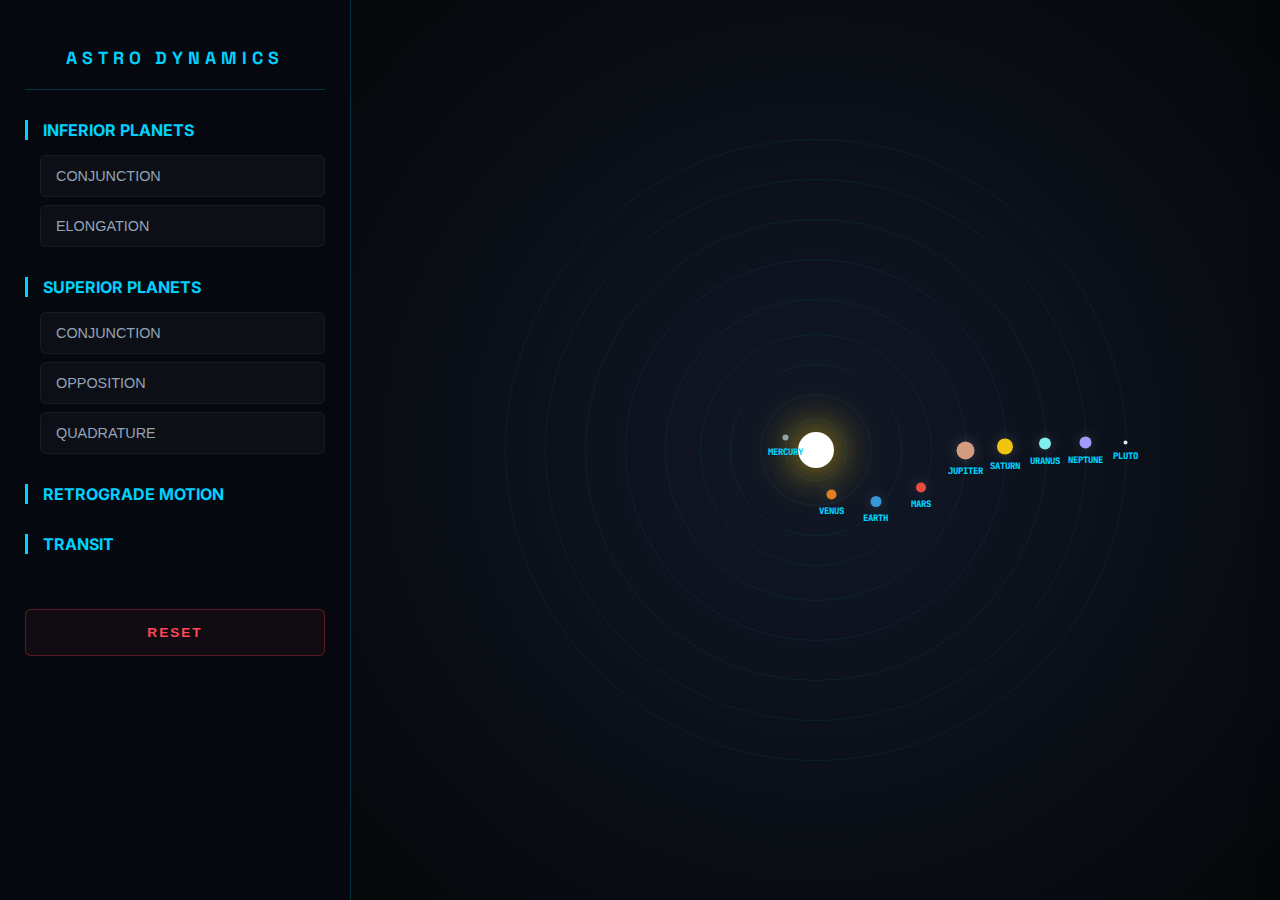
<file: index.html>
<!DOCTYPE html>
<html lang="en">
<head>
    <meta charset="UTF-8">
    <meta name="viewport" content="width=device-width, initial-scale=1.0, maximum-scale=1.0, user-scalable=no">
    <title>Astro-Dynamics Command Center | Master Edition</title>
    <link rel="preconnect" href="https://fonts.googleapis.com">
    <link rel="preconnect" href="https://fonts.gstatic.com" crossorigin>
    <link href="https://fonts.googleapis.com/css2?family=Inter:wght@300;400;600&family=JetBrains+Mono:wght@400;700&family=Space+Grotesk:wght@300;500;700&display=swap" rel="stylesheet">
    <link rel="stylesheet" href="css/style.css">
</head>
<body>

<div id="sidebar">
    <h1>ASTRO DYNAMICS</h1>
    <div class="main-label" onclick="ui('cat_inf')">INFERIOR PLANETS</div>
    <div class="sub-menu">
        <button class="nav-btn" onclick="ui('inf_conj')">CONJUNCTION</button>
        <button class="nav-btn" onclick="ui('inf_elong')">ELONGATION</button>
    </div>
    <div class="main-label" onclick="ui('cat_sup')">SUPERIOR PLANETS</div>
    <div class="sub-menu">
        <button class="nav-btn" onclick="ui('sup_conj')">CONJUNCTION</button>
        <button class="nav-btn" onclick="ui('sup_opp')">OPPOSITION</button>
        <button class="nav-btn" onclick="ui('sup_quad')">QUADRATURE</button>
    </div>
    <div class="main-label" onclick="ui('retrograde')">RETROGRADE MOTION</div>
    <div class="main-label" onclick="ui('transit')">TRANSIT</div>
    <button class="reset-all" onclick="resetSystem()">RESET</button>
</div>

<div id="system-container">
    <div id="sun"></div>
    <div class="orbit" id="o-mer" style="width: 60px; height: 60px;"></div>
    <div class="orbit" id="o-ven" style="width: 110px; height: 110px;"></div>
    <div class="orbit" id="o-ear" style="width: 170px; height: 170px;"></div>
    <div class="orbit" id="o-mar" style="width: 230px; height: 230px;"></div>
    <div class="orbit" id="o-jup" style="width: 300px; height: 300px;"></div>
    <div class="orbit" id="o-sat" style="width: 380px; height: 380px;"></div>
    <div class="orbit" id="o-ura" style="width: 460px; height: 460px;"></div>
    <div class="orbit" id="o-nep" style="width: 540px; height: 540px;"></div>
    <div class="orbit" id="o-plu" style="width: 620px; height: 620px;"></div>
    
    <div id="p-mercury" class="p-node"><div class="p-core" style="width:6px; height:6px; background:#95a5a6"></div><div class="p-text">MERCURY</div></div>
    <div id="p-venus" class="p-node"><div class="p-core" style="width:10px; height:10px; background:#e67e22"></div><div class="p-text">VENUS</div></div>
    <div id="p-earth" class="p-node"><div class="p-core" style="width:11px; height:11px; background:#3498db"></div><div class="p-text">EARTH</div></div>
    <div id="p-mars" class="p-node"><div class="p-core" style="width:10px; height:10px; background:#e74c3c"></div><div class="p-text">MARS</div></div>
    <div id="p-jupiter" class="p-node"><div class="p-core" style="width:18px; height:18px; background:#d39c7e"></div><div class="p-text">JUPITER</div></div>
    <div id="p-saturn" class="p-node"><div class="p-core" style="width:16px; height:16px; background:#f1c40f"></div><div class="p-text">SATURN</div></div>
    <div id="p-uranus" class="p-node"><div class="p-core" style="width:12px; height:12px; background:#81ecec"></div><div class="p-text">URANUS</div></div>
    <div id="p-neptune" class="p-node"><div class="p-core" style="width:12px; height:12px; background:#a29bfe"></div><div class="p-text">NEPTUNE</div></div>
    <div id="p-pluto" class="p-node"><div class="p-core" style="width:4px; height:4px; background:#dfe6e9"></div><div class="p-text">PLUTO</div></div>
</div>

<!-- <div id="info-panel">
    <h2 id="info-h">TERMINAL</h2>
    <div id="info-b" class="info-b">Awaiting instructions...</div>
    
    <div id="hud-wrap-azimuth" class="hud-wrapper">
        <div id="label-azimuth" class="hud-label">AZIMUTH_VIEW</div>
        <div class="hud-canvas-container"><canvas id="canvas-azimuth"></canvas></div>
        <div id="data-row-azimuth" class="hud-data-row">
            <div>λ (LONGITUDE): <span id="val-lambda" class="data-val">0.00°</span></div>
            <div>STATUS: <span id="val-status" class="status-tag st-pro">PRO</span></div>
        </div>
    </div>

    <div id="hud-wrap-sky" class="hud-wrapper">
        <div id="label-sky" class="hud-label">SKY_TRAJECTORY (8-Path)</div>
        <div class="hud-canvas-container"><canvas id="canvas-sky"></canvas></div>
        <div id="data-row-sky" class="hud-data-row">
            <div id="label-axis-y">β (LATITUDE):</div><span id="val-beta" class="data-val">0.00°</span>
            <div id="flux-container" style="display:none">FLUX: <span id="val-flux" class="data-val">100.00%</span></div>
        </div>
    </div>

    <div id="opt-container" class="opt-grid"></div>
</div> -->

<div id="info-panel">
    <h2 id="info-h">TERMINAL</h2>
    <div id="info-b" class="info-b">Awaiting instructions...</div>
    
    <div id="hud-grid-container" class="hud-grid">
        <div id="hud-wrap-azimuth" class="hud-wrapper">
            <div id="label-azimuth" class="hud-label">AZIMUTH_VIEW</div>
            <div class="hud-canvas-container"><canvas id="canvas-azimuth"></canvas></div>
            <div id="data-row-azimuth" class="hud-data-row">
                <div>λ: <span id="val-lambda" class="data-val">0.00°</span></div>
                <div>STATUS: <span id="val-status" class="status-tag st-pro">PRO</span></div>
            </div>
        </div>

        <div id="hud-wrap-sky" class="hud-wrapper">
            <div id="label-sky" class="hud-label">SKY_TRAJECTORY (λ vs β)</div>
            <div class="hud-canvas-container"><canvas id="canvas-sky"></canvas></div>
            <div id="data-row-sky" class="hud-data-row">
                <div>β: <span id="val-beta" class="data-val">0.00°</span></div>
                <div id="sky-status-box">STATUS: <span id="val-sky-status" class="status-tag st-pro">PRO</span></div>
                <div id="flux-container" style="display:none">FLUX: <span id="val-flux" class="data-val">100.0%</span></div>
            </div>
        </div>
    </div>

    <div id="opt-container" class="opt-grid"></div>
</div>

<script src="js/planets.js"></script>
<script src="js/renderer.js"></script>
<script src="js/engine.js"></script>
<script src="js/ui.js"></script>
</body>
</html>
</file>
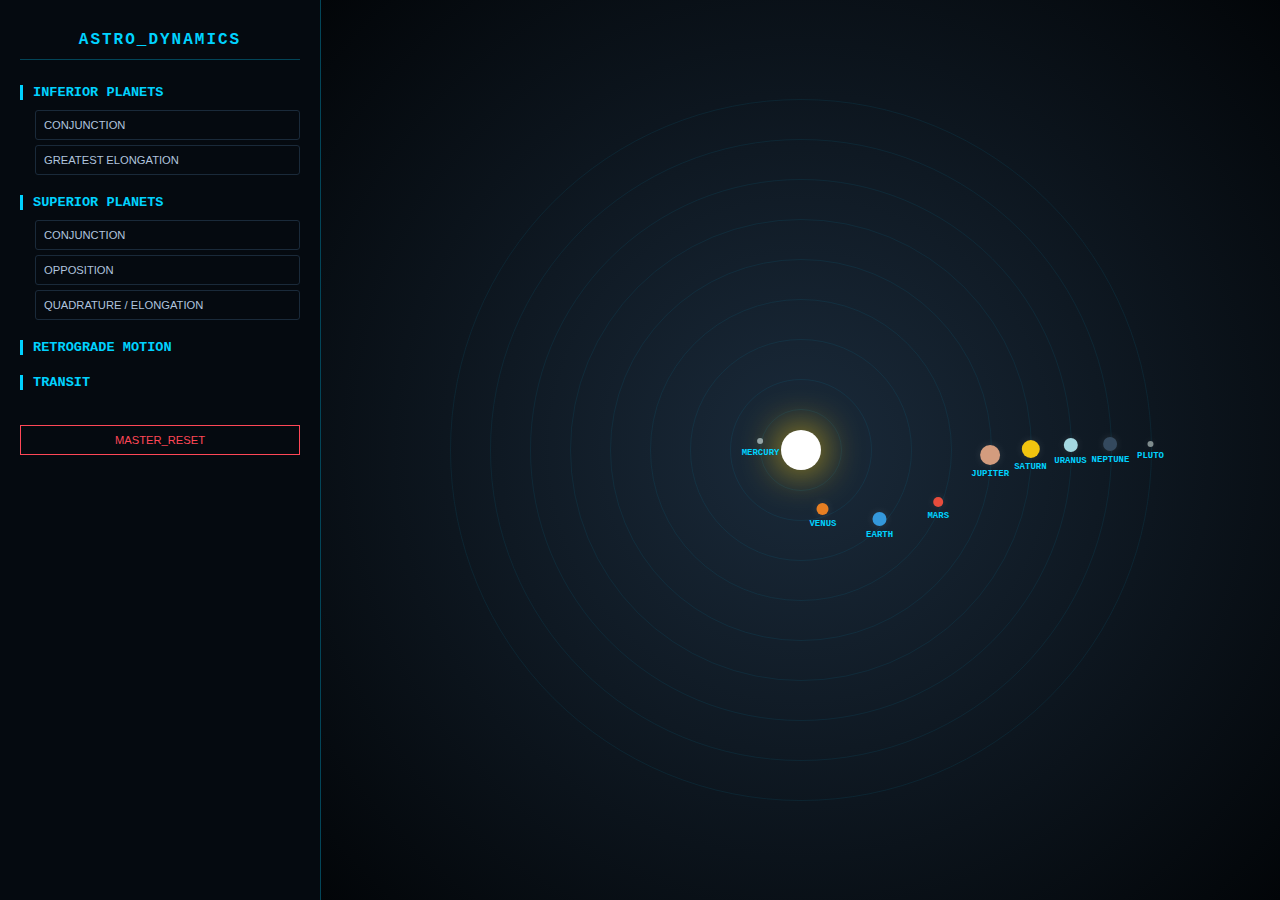
<file: astro_dynamic.html>
<!DOCTYPE html>
<html lang="en">
<head>
    <meta charset="UTF-8">
    <meta name="viewport" content="width=device-width, initial-scale=1.0">
    <title>Astro-Dynamics Command Center</title>
    <style>
        :root {
            --bg: #020508;
            --neon: #00d2ff;
            --glass: rgba(10, 25, 41, 0.95);
            --border: rgba(0, 210, 255, 0.3);
            --warn: #ff9f43;
        }

        body {
            margin: 0; font-family: 'JetBrains Mono', 'Segoe UI', monospace;
            background-color: var(--bg); color: #fff; overflow: hidden; display: flex; height: 100vh;
            hyphens: none;
        }

        #sidebar {
            width: 280px; background: #050a10; border-right: 1px solid var(--border);
            padding: 20px; z-index: 100; overflow-y: auto;
        }

        h1 { font-size: 1rem; color: var(--neon); letter-spacing: 2px; text-align: center; margin-bottom: 25px; border-bottom: 1px solid var(--border); padding-bottom: 10px; }

        .main-label { color: var(--neon); font-size: 0.85rem; margin: 20px 0 10px; border-left: 3px solid var(--neon); padding-left: 10px; cursor: pointer; transition: 0.3s; font-weight: bold; }
        .sub-menu { margin-left: 15px; display: flex; flex-direction: column; gap: 5px; }

        .nav-btn {
            display: block; width: 100%; padding: 8px; 
            background: transparent; border: 1px solid #1a2a3a;
            color: #b0c4de; cursor: pointer; text-align: left; font-size: 0.7rem;
            transition: 0.2s; border-radius: 3px;
        }
        .nav-btn:hover { border-color: var(--neon); color: #fff; }

        #system-container {
            flex-grow: 1; position: relative; display: flex; justify-content: center; align-items: center;
            background-image: radial-gradient(circle at center, #1a2a3a 0%, #020508 100%);
            transition: margin-right 0.5s ease;
        }

        .orbit { position: absolute; border: 1px solid rgba(0, 210, 255, 0.08); border-radius: 50%; pointer-events: none; }
        #sun { width: 40px; height: 40px; background: #fff; border-radius: 50%; box-shadow: 0 0 40px #f1c40f; z-index: 10; }

        .p-node {
            position: absolute; display: flex; flex-direction: column; align-items: center; 
            transform: translate(-50%, -50%); z-index: 20;
        }
        .p-core { border-radius: 50%; box-shadow: 0 0 10px rgba(255,255,255,0.1); transition: all 0.5s ease; }
        .p-text { font-size: 9px; margin-top: 4px; color: var(--neon); font-weight: bold; transition: all 0.5s ease; }

        .highlight .p-core { transform: scale(2.5); box-shadow: 0 0 25px var(--neon); border: 2px solid #fff; }
        .highlight .p-text { font-size: 14px; color: #fff; text-shadow: 0 0 10px var(--neon); }

        #info-panel {
            position: absolute; top: 0; right: -32%; width: 30%; height: 100%;
            background: var(--glass); border-left: 2px solid var(--neon);
            padding: 30px; z-index: 1000; transition: right 0.5s ease;
            backdrop-filter: blur(15px); box-sizing: border-box; overflow-y: auto;
        }
        #info-panel.active { right: 0; }

        .info-h { font-size: 1.2rem; color: var(--neon); margin-bottom: 15px; text-transform: uppercase; border-bottom: 1px solid var(--border); padding-bottom: 10px; }
        .info-b { font-size: 0.85rem; line-height: 1.6; color: #ccd; margin-bottom: 20px; }
        
        #hud-container {
            width: 100%; height: 180px; background: #000; border: 1px solid var(--neon);
            border-radius: 4px; position: relative; margin-top: 15px; display: none;
        }
        #hud-label { position: absolute; top: 5px; left: 10px; font-size: 10px; color: var(--neon); z-index: 5; }
        #hud-canvas { width: 100%; height: 100%; display: block; }

        .opt-grid { display: grid; grid-template-columns: 1fr; gap: 8px; }
        .opt-btn { background: #0f172a; border: 1px solid var(--neon); color: var(--neon); padding: 8px; cursor: pointer; font-size: 0.7rem; border-radius: 2px; }
        .opt-btn:hover { background: var(--neon); color: #000; }

        .reset-all { margin-top: 25px; color: #ff4757; cursor: pointer; font-size: 0.7rem; border: 1px solid #ff4757; padding: 8px; width: 100%; background: none; text-transform: uppercase; }
    </style>
</head>
<body>

<div id="sidebar">
    <h1>ASTRO_DYNAMICS</h1>
    
    <div class="main-label" onclick="ui('cat_inf')">INFERIOR PLANETS</div>
    <div class="sub-menu">
        <button class="nav-btn" onclick="ui('inf_conj')">CONJUNCTION</button>
        <button class="nav-btn" onclick="ui('inf_elong')">GREATEST ELONGATION</button>
    </div>

    <div class="main-label" onclick="ui('cat_sup')">SUPERIOR PLANETS</div>
    <div class="sub-menu">
        <button class="nav-btn" onclick="ui('sup_conj')">CONJUNCTION</button>
        <button class="nav-btn" onclick="ui('sup_opp')">OPPOSITION</button>
        <button class="nav-btn" onclick="ui('sup_quad')">QUADRATURE / ELONGATION</button>
    </div>
    
    <div class="main-label" onclick="ui('retrograde')">RETROGRADE MOTION</div>
    <div class="main-label" onclick="ui('transit')">TRANSIT</div>

    <button class="reset-all" onclick="resetSystem()">MASTER_RESET</button>
</div>

<div id="system-container">
    <div id="sun"></div>
    <div class="orbit" id="o-mer" style="width: 80px; height: 80px;"></div>
    <div class="orbit" id="o-ven" style="width: 140px; height: 140px;"></div>
    <div class="orbit" id="o-ear" style="width: 220px; height: 220px;"></div>
    <div class="orbit" id="o-mar" style="width: 300px; height: 300px;"></div>
    <div class="orbit" id="o-jup" style="width: 380px; height: 380px;"></div>
    <div class="orbit" id="o-sat" style="width: 460px; height: 460px;"></div>
    <div class="orbit" id="o-ura" style="width: 540px; height: 540px;"></div>
    <div class="orbit" id="o-nep" style="width: 620px; height: 620px;"></div>
    <div class="orbit" id="o-plu" style="width: 700px; height: 700px;"></div>

    <div id="p-mercury" class="p-node"><div class="p-core" style="width:6px; height:6px; background:#95a5a6"></div><div class="p-text">MERCURY</div></div>
    <div id="p-venus" class="p-node"><div class="p-core" style="width:12px; height:12px; background:#e67e22"></div><div class="p-text">VENUS</div></div>
    <div id="p-earth" class="p-node"><div class="p-core" style="width:14px; height:14px; background:#3498db"></div><div class="p-text">EARTH</div></div>
    <div id="p-mars" class="p-node"><div class="p-core" style="width:10px; height:10px; background:#e74c3c"></div><div class="p-text">MARS</div></div>
    <div id="p-jupiter" class="p-node"><div class="p-core" style="width:20px; height:20px; background:#d39c7e"></div><div class="p-text">JUPITER</div></div>
    <div id="p-saturn" class="p-node"><div class="p-core" style="width:18px; height:18px; background:#f1c40f"></div><div class="p-text">SATURN</div></div>
    <div id="p-uranus" class="p-node"><div class="p-core" style="width:14px; height:14px; background:#a4d8e1"></div><div class="p-text">URANUS</div></div>
    <div id="p-neptune" class="p-node"><div class="p-core" style="width:14px; height:14px; background:#34495e"></div><div class="p-text">NEPTUNE</div></div>
    <div id="p-pluto" class="p-node"><div class="p-core" style="width:6px; height:6px; background:#7f8c8d"></div><div class="p-text">PLUTO</div></div>
</div>

<div id="info-panel">
    <h2 id="info-h">TERMINAL</h2>
    <div id="info-b" class="info-b">Awaiting instructions...</div>
    <div id="hud-container">
        <div id="hud-label">OBSERVATION_PERSPECTIVE</div>
        <canvas id="hud-canvas"></canvas>
    </div>
    <div id="opt-container" class="opt-grid"></div>
</div>

<script>
    const planets = {
        mercury: { d: 40, s: 4.15, g: 'inf', c: '#95a5a6' }, venus: { d: 70, s: 1.62, g: 'inf', c: '#e67e22' }, earth: { d: 110, s: 1.0, g: 'ear', c: '#3498db' },
        mars: { d: 150, s: 0.53, g: 'sup', c: '#e74c3c' }, jupiter: { d: 190, s: 0.08, g: 'sup', c: '#d39c7e' }, saturn: { d: 230, s: 0.034, g: 'sup', c: '#f1c40f' },
        uranus: { d: 270, s: 0.011, g: 'sup', c: '#a4d8e1' }, neptune: { d: 310, s: 0.006, g: 'sup', c: '#34495e' }, pluto: { d: 350, s: 0.004, g: 'sup', c: '#7f8c8d' }
    };

    let angles = { mercury:0, venus:0, earth:0, mars:0, jupiter:0, saturn:0, uranus:0, neptune:0, pluto:0 };
    let isLive = true;
    let mode = 'idle';
    let activeP = null; 
    let retroPath = [];
    let canvas = document.getElementById('hud-canvas');
    let ctx = canvas.getContext('2d');

    function setPos(p, deg) {
        const rad = deg * (Math.PI / 180);
        const el = document.getElementById('p-' + p);
        el.style.left = `calc(50% + ${Math.cos(rad) * planets[p].d}px)`;
        el.style.top = `calc(50% + ${Math.sin(rad) * planets[p].d}px)`;
    }

    function animate() {
        if (isLive) {
            Object.keys(planets).forEach(p => {
                angles[p] = (angles[p] + planets[p].s) % 360;
                setPos(p, angles[p]);
            });
        } else if (mode === 'retrograde' || mode === 'transit') {
            syncUpdate();
        }
        requestAnimationFrame(animate);
    }

    function syncUpdate() {
        angles.earth = (angles.earth + planets.earth.s) % 360;
        setPos('earth', angles.earth);
        ctx.fillStyle = '#000'; ctx.fillRect(0,0,300,180);

        if (mode === 'retrograde' && activeP) {
            angles[activeP] = (angles[activeP] + planets[activeP].s) % 360;
            setPos(activeP, angles[activeP]);
            let ex = Math.cos(angles.earth * Math.PI/180) * planets.earth.d;
            let ey = Math.sin(angles.earth * Math.PI/180) * planets.earth.d;
            let px = Math.cos(angles[activeP] * Math.PI/180) * planets[activeP].d;
            let py = Math.sin(angles[activeP] * Math.PI/180) * planets[activeP].d;
            let relAng = Math.atan2(py - ey, px - ex);
            
            const currentPoint = {x: 150 + Math.cos(relAng)*65, y: 90 + Math.sin(relAng)*35};
            retroPath.push(currentPoint);
            if(retroPath.length > 500) retroPath.shift();
            
            // 绘制轨迹线
            ctx.strokeStyle = planets[activeP].c; 
            ctx.lineWidth = 1;
            ctx.beginPath();
            retroPath.forEach((p,i) => { if(i===0) ctx.moveTo(p.x, p.y); else ctx.lineTo(p.x, p.y); });
            ctx.stroke();

            // 绘制行星球体 (新增部分)
            ctx.fillStyle = planets[activeP].c;
            ctx.shadowBlur = 10;
            ctx.shadowColor = planets[activeP].c;
            ctx.beginPath();
            ctx.arc(currentPoint.x, currentPoint.y, 4, 0, Math.PI * 2);
            ctx.fill();
            ctx.shadowBlur = 0; // 重置阴影避免影响后续绘制

        } else if (mode === 'transit') {
            angles.venus = (angles.venus + planets.venus.s) % 360;
            setPos('venus', angles.venus);
            ctx.fillStyle = '#ffda00'; ctx.beginPath(); ctx.arc(150, 90, 40, 0, Math.PI*2); ctx.fill();
            let diff = ((angles.venus - angles.earth + 180) % 360) - 180;
            if(Math.abs(diff) < 15) {
                ctx.fillStyle = '#000'; ctx.beginPath(); ctx.arc(150 + (diff*8), 90, 4, 0, Math.PI*2); ctx.fill();
            }
        }
    }

    function ui(type) {
        const h = document.getElementById('info-h');
        const b = document.getElementById('info-b');
        const hud = document.getElementById('hud-container');
        const opts = document.getElementById('opt-container');
        
        resetH();
        opts.innerHTML = '';
        hud.style.display = 'none';
        document.getElementById('info-panel').classList.add('active');
        document.getElementById('system-container').style.marginRight = "30%";

        if (type === 'cat_inf') {
            isLive = false; mode = 'static';
            h.innerText = "Inferior Planets";
            b.innerText = "Inferior planets are planets that orbit the Sun inside the Earth's orbit. These include Mercury and Venus. Because of their position, they exhibit phases like the Moon and can never reach opposition.";
            Object.keys(planets).forEach(p => { if(planets[p].g === 'inf') document.getElementById('p-'+p).classList.add('highlight'); });
        } else if (type === 'inf_conj') {
            isLive = false; mode = 'static'; isolate(['venus', 'earth']);
            h.innerText = "Conjunction";
            b.innerText = "Conjunction occurs when two celestial objects appear close to each other in the sky. For inferior planets, there are two types: Inferior and Superior.";
            addOpt('Inferior Conjunction', () => { 
                setPos('earth', 0); setPos('venus', 0); 
                b.innerText = "Inferior conjunction occurs when an inferior planet lies between the Earth and the Sun. The planet is nearly in a “new phase,” with its dark side mostly facing Earth.";
            });
            addOpt('Superior Conjunction', () => { 
                setPos('earth', 180); setPos('venus', 0); 
                b.innerText = "Superior Conjunction: The Earth, Sun, and the other planet are arranged in a straight line, with the Sun in the middle. Because the object is on the opposite side of the Sun, it cannot be viewed from Earth.";
            });
        } else if (type === 'inf_elong') {
            isLive = false; mode = 'static'; isolate(['venus', 'earth']);
            h.innerText = "Greatest Elongation";
            b.innerText = "Greatest elongation is the maximum angular distance between the Sun and an inferior planet. It represents the best time for viewing without solar interference.";
            addOpt('Greatest Eastern Elongation', () => { 
                setPos('earth', 0); setPos('venus', 45); 
                b.innerText = "Eastern Elongation: The planet is furthest east of the Sun. Visible as an 'Evening Star' in the western sky after sunset.";
            });
            addOpt('Greatest Western Elongation', () => { 
                setPos('earth', 0); setPos('venus', -45); 
                b.innerText = "Western Elongation: The planet is furthest west of the Sun. Visible as a 'Morning Star' in the eastern sky before sunrise.";
            });
        } else if (type === 'cat_sup') {
            isLive = false; mode = 'static';
            h.innerText = "Superior Planets";
            b.innerText = "Superior planets orbit the Sun outside the Earth's orbit. This group includes Mars, Jupiter, Saturn, Uranus, Neptune, and the dwarf planet Pluto. They can reach opposition and be observed throughout the night.";
            Object.keys(planets).forEach(p => { if(planets[p].g === 'sup') document.getElementById('p-'+p).classList.add('highlight'); });
        } else if (type === 'sup_conj') {
            isLive = false; mode = 'static'; isolate(['mars', 'earth']);
            h.innerText = "Conjunction";
            b.innerText = "For superior planets, conjunction occurs when the planet and the Sun appear together in the sky. The Earth, Sun, and planet are aligned in that order.";
            setPos('earth', 180); setPos('mars', 0);
        } else if (type === 'sup_opp') {
            isLive = false; mode = 'static'; isolate(['mars', 'earth']);
            h.innerText = "Opposition";
            b.innerText = "Opposition is when a superior planet is opposite the Sun in the Earth's sky. Earth is directly between the Sun and the planet. This is the optimal time for observation.";
            setPos('earth', 0); setPos('mars', 0);
        } else if (type === 'sup_quad') {
            isLive = false; mode = 'static'; isolate(['mars', 'earth']);
            h.innerText = "Quadrature";
            b.innerText = "Quadrature occurs when the direction to a superior planet is 90 degrees from the Earth-Sun line. The planet, Earth, and Sun form a right angle at the Earth vertex.";
            addOpt('Eastern Quadrature', () => { setPos('earth', 0); setPos('mars', 90); });
            addOpt('Western Quadrature', () => { setPos('earth', 0); setPos('mars', 270); });
        } else if (type === 'retrograde') {
            isLive = false; mode = 'retrograde'; activeP = null; retroPath = []; hud.style.display = 'block';
            h.innerText = "Retrograde Motion";
            b.innerText = "Generally, planets move from west to east (Prograde). Retrograde motion is the apparent backward (east to west) motion caused by Earth passing an outer planet or being passed by an inner planet.";
            addOpt('Observe Mars', () => { activeP = 'mars'; retroPath = []; b.innerText = "Earth is passing Mars. The line of sight changes relative to distant stars, creating a backward loop."; });
            addOpt('Observe Mercury', () => { activeP = 'mercury'; retroPath = []; b.innerText = "Mercury is passing Earth. Its faster orbital speed creates an apparent backward motion in our sky."; });
        } else if (type === 'transit') {
            isLive = false; mode = 'transit'; isolate(['venus', 'earth']); hud.style.display = 'block';
            h.innerText = "Transit";
            b.innerText = "A transit occurs when an inferior planet passes directly in front of the Solar disk. This rare event requires precise alignment of the orbital planes.";
        }
    }

    function addOpt(text, fn) {
        const btn = document.createElement('button'); btn.className = 'opt-btn'; btn.innerText = text; btn.onclick = fn;
        document.getElementById('opt-container').appendChild(btn);
    }

    function isolate(targets) {
        Object.keys(planets).forEach(k => {
            const vis = targets.includes(k) || k === 'earth';
            document.getElementById('p-'+k).style.display = vis ? 'flex' : 'none';
            const o = document.getElementById('o-'+k.slice(0,3)); if(o) o.style.display = vis ? 'block' : 'none';
        });
    }

    function resetH() {
        Object.keys(planets).forEach(p => {
            document.getElementById('p-'+p).classList.remove('highlight');
            document.getElementById('p-'+p).style.display = 'flex';
            const o = document.getElementById('o-'+p.slice(0,3)); if(o) o.style.display = 'block';
        });
    }

    function resetSystem() {
        isLive = true; mode = 'idle'; activeP = null;
        document.getElementById('info-panel').classList.remove('active');
        document.getElementById('system-container').style.marginRight = "0";
        document.getElementById('hud-container').style.display = 'none';
        resetH();
    }

    canvas.width = 300; canvas.height = 180;
    animate();
</script>

</body>
</html>
</file>
<file: css/style.css>
:root {
    --bg-dark: #05070a;
    --neon: #00d2ff;
    --glass: rgba(13, 20, 30, 0.85);
    --border: rgba(0, 210, 255, 0.2);
    --text-main: #e2e8f0;
    --text-dim: #94a3b8;
}

body {
    margin: 0; font-family: 'Inter', -apple-system, sans-serif;
    background-color: var(--bg-dark); color: var(--text-main);
    display: flex; height: 100vh; overflow: hidden;
    font-size: 16px; /* 保持大字号 */
}

/* --- 侧边栏 (保持大字体设计) --- */
#sidebar {
    width: 300px;
    background: rgba(5, 10, 16, 0.95);
    border-right: 1px solid var(--border); padding: 35px 25px;
    z-index: 100; flex-shrink: 0; overflow-y: auto;
}

h1 { 
    font-family: 'Space Grotesk', sans-serif; 
    font-size: 1.1rem;
    color: var(--neon); letter-spacing: 5px; text-align: center; 
    border-bottom: 1px solid var(--border); padding-bottom: 20px; margin-bottom: 25px; 
}

.main-label {
    color: var(--neon); 
    font-size: 1rem;
    margin: 30px 0 15px; border-left: 3px solid var(--neon); padding-left: 15px;
    cursor: pointer; transition: 0.3s; font-weight: 700;
}
.main-label:hover { text-shadow: 0 0 10px var(--neon); padding-left: 20px; }

.sub-menu { margin-left: 15px; display: flex; flex-direction: column; gap: 8px; }

.nav-btn {
    display: block; width: 100%; padding: 12px 15px; 
    background: rgba(255, 255, 255, 0.03); border: 1px solid rgba(255, 255, 255, 0.05);
    color: var(--text-dim); cursor: pointer; text-align: left; 
    font-size: 0.9rem;
    border-radius: 6px; transition: 0.2s;
}
.nav-btn:hover { border-color: var(--neon); color: #fff; transform: translateX(5px); background: rgba(0, 210, 255, 0.05); }

/* --- 模拟器容器 --- */
#system-container {
    flex-grow: 1; position: relative; display: flex;
    justify-content: center; align-items: center;
    background: radial-gradient(circle at center, #111827 0%, #05070a 100%);
    transition: all 0.6s cubic-bezier(0.16, 1, 0.3, 1);
    overflow: hidden; /* 防止溢出 */
}

/* --- [关键修复] 天体形状矫正 --- */
.orbit { 
    position: absolute; 
    border: 1px solid rgba(0, 210, 255, 0.08); 
    border-radius: 50%; /* 确保轨道是圆的 */
    pointer-events: none; 
}

#sun { 
    width: 36px; height: 36px; /* 稍微加大太阳 */
    aspect-ratio: 1 / 1; /* [修复] 强制保持正方形比例 */
    background: #fff; 
    border-radius: 50%; /* [修复] 确保渲染为正圆 */
    box-shadow: 0 0 40px #f1c40f, 0 0 80px rgba(241, 196, 15, 0.3); 
    z-index: 10; 
    flex-shrink: 0; /* [修复] 防止被布局挤压 */
}

.highlight .p-core {
    transform: scale(2.8); /* Significantly enlarged */
    box-shadow: 0 0 30px var(--neon), 0 0 50px rgba(0, 210, 255, 0.6); /* Intense glow */
    border: 2px solid #fff;
    filter: brightness(1.5);
}

.highlight .p-text {
    font-size: 12px; /* Enlarge label for highlighted planets */
    text-shadow: 0 0 10px var(--neon);
    color: #fff;
}

.p-node { position: absolute; display: flex; flex-direction: column; align-items: center; transform: translate(-50%, -50%); z-index: 20; }

.p-core { 
    border-radius: 50%; /* [修复] 确保行星是圆的 */
    aspect-ratio: 1 / 1; /* [修复] 强制比例 */
    box-shadow: 0 0 15px rgba(255,255,255,0.2); 
    transition: all 0.5s ease; 
}

.p-text { font-family: 'JetBrains Mono', monospace; font-size: 9px; margin-top: 5px; color: var(--neon); font-weight: 800; }
.highlight .p-core { transform: scale(2.2); box-shadow: 0 0 30px var(--neon); border: 2px solid #fff; }

/* --- 信息面板 (保持大字号设计) --- */
#info-panel {
    position: absolute; top: 20px; right: -42%; 
    width: 38%; height: calc(100% - 40px);
    background: var(--glass); border: 1px solid var(--border);
    border-radius: 15px; padding: 40px; 
    transition: right 0.6s cubic-bezier(0.16, 1, 0.3, 1);
    backdrop-filter: blur(25px); box-sizing: border-box; overflow-y: auto; z-index: 1000;
    box-shadow: -20px 0 50px rgba(0,0,0,0.5);
}
#info-panel.active { right: 25px; }

.info-h { 
    font-family: 'Space Grotesk', sans-serif; 
    font-size: 1.6rem;
    color: #fff; border-bottom: 3px solid var(--neon); 
    padding-bottom: 15px; margin-bottom: 25px; 
}

.info-b { 
    font-size: 1.05rem;
    line-height: 1.8; 
    color: var(--text-dim); margin-bottom: 30px; 
}

/* HUD 样式 */
/* --- HUD 容器布局 --- */
.hud-grid {
    display: flex;
    flex-direction: column; /* 默认上下排布，适配凌日模式 */
    gap: 20px;
    width: 100%;
}

/* 逆行模式下的横向排布类 */
.hud-grid.horizontal {
    flex-direction: row;
    align-items: flex-start;
}

.hud-grid.horizontal .hud-wrapper {
    flex: 1; /* 平分空间 */
    margin-top: 0; /* 消除之前的上边距 */
    min-width: 0; /* 防止内容撑破容器 */
}

/* 保护：确保在并排时 Canvas 依然维持正确比例 */
.hud-canvas-container {
    width: 100%;
    height: auto; /* 自动高度以维持比例 */
    aspect-ratio: 300 / 210;
    display: flex;
    justify-content: center;
    background: #000;
}
/* .hud-canvas-container { width: 100%; height: 220px; display: flex; justify-content: center; background: #000; border-bottom: 1px solid #1a2a3a; } */


.hud-canvas {
    width: 100%;
    height: 100%;
    object-fit: contain; /* [修正] 确保绘图内容不拉伸 */
}
/* .hud-canvas { height: 100%; aspect-ratio: 300/210; } */


/* 针对大字号下的并排显示微调 */
.hud-grid.horizontal .hud-data-row {
    flex-direction: column; /* 并排时空间变窄，数据项改为上下排布 */
    align-items: flex-start;
    gap: 5px;
    padding: 10px;
}
.hud-wrapper { width: 100%; background: rgba(0, 0, 0, 0.6); border: 1px solid var(--border); border-radius: 12px; margin-top: 25px; overflow: hidden; }
.hud-label { padding: 10px 15px; font-family: 'JetBrains Mono', monospace; font-size: 0.75rem; color: var(--neon); background: rgba(0, 210, 255, 0.1); font-weight: bold; letter-spacing: 1px; }
.hud-data-row { font-family: 'JetBrains Mono', monospace; padding: 15px; display: flex; justify-content: space-between; align-items: center; font-size: 13px; color: var(--neon); }
.data-val { color: #fff; font-weight: 700; font-size: 15px; }
.status-tag { padding: 4px 8px; border-radius: 4px; font-weight: bold; font-size: 12px; }
.st-pro { background: rgba(46, 213, 115, 0.2); color: #2ed573; }
.st-ret { background: rgba(255, 71, 87, 0.2); color: #ff4757; }
.st-sta { background: rgba(255, 165, 2, 0.2); color: #ffa502; }

.opt-grid { display: grid; grid-template-columns: 1fr; gap: 12px; margin-top: 20px; }
.opt-btn { background: rgba(0, 210, 255, 0.05); border: 1px solid var(--neon); color: var(--neon); padding: 15px; cursor: pointer; margin-top: 0; width: 100%; text-align: left; border-radius: 6px; font-size: 0.9rem; transition: 0.2s; font-family: 'Inter', sans-serif; font-weight: 600; }
.opt-btn:hover { background: var(--neon); color: #000; box-shadow: 0 0 15px rgba(0, 210, 255, 0.4); }

.reset-all { margin-top: 40px; color: #ff4757; cursor: pointer; font-size: 0.85rem; border: 1px solid rgba(255, 71, 87, 0.3); padding: 15px; width: 100%; background: rgba(255, 71, 87, 0.05); border-radius: 6px; transition: 0.3s; font-weight: bold; letter-spacing: 2px; }
.reset-all:hover { background: #ff4757; color: #fff; box-shadow: 0 0 20px rgba(255, 71, 87, 0.4); }

@media (max-width: 768px) {
    body { flex-direction: column; overflow-y: auto; height: auto; }
    #sidebar { width: 100%; position: sticky; top: 0; border-right: none; border-bottom: 1px solid var(--border); padding: 20px; }
    #system-container { width: 100%; height: 50vh; min-height: 350px; }
    #info-panel { position: static; width: 100%; height: auto; border-radius: 25px 25px 0 0; margin-top: -25px; padding: 30px; }
}
</file>
